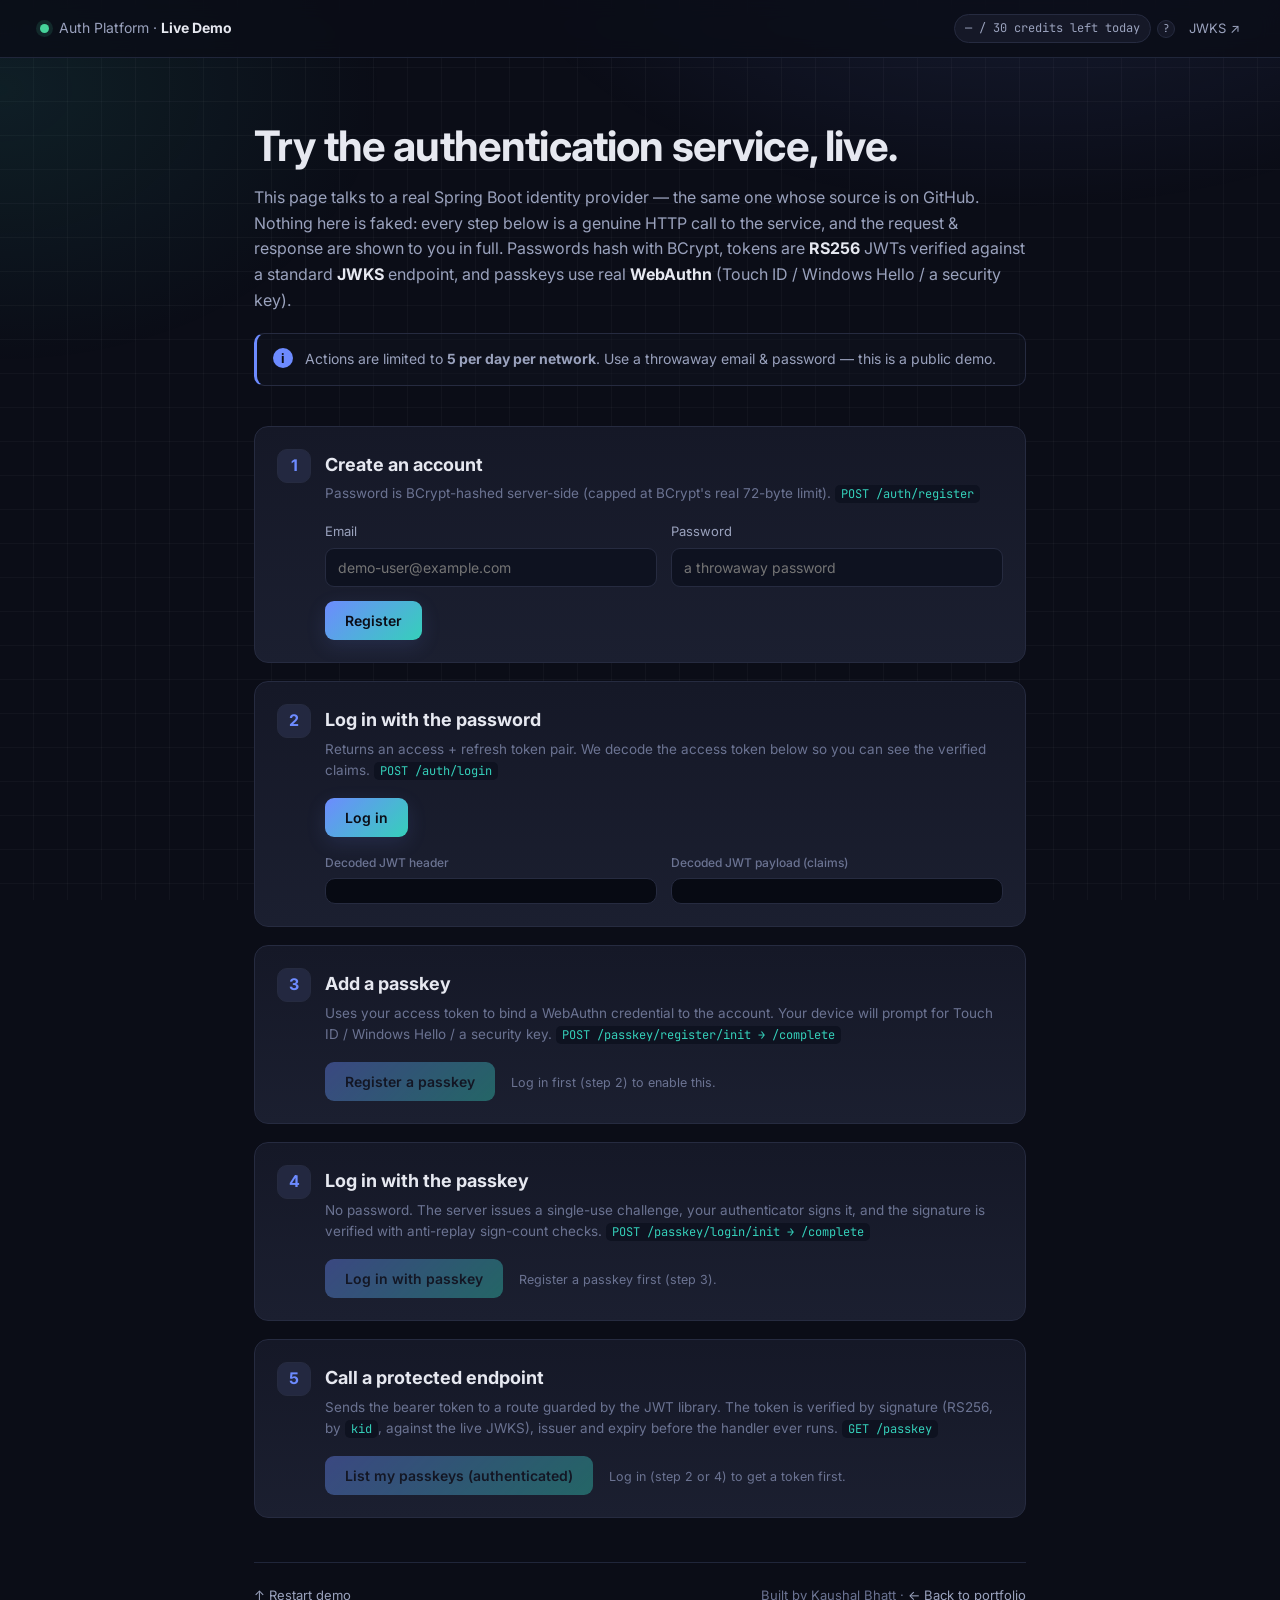
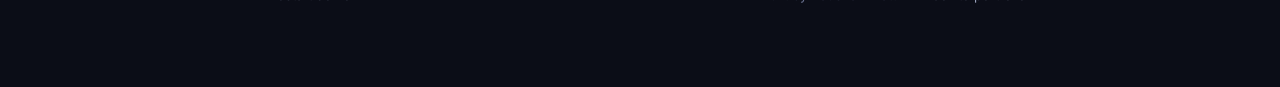
<file: auth-service/src/main/resources/static/index.html>
<!DOCTYPE html>
<html lang="en">
<head>
  <meta charset="UTF-8" />
  <meta name="viewport" content="width=device-width, initial-scale=1.0" />
  <title>Live Auth Demo — JWT + Passkeys</title>
  <meta name="description" content="An interactive, live demonstration of a standards-based JWT + WebAuthn passkey authentication service." />
  <!-- Inline SVG favicon. Browsers request /favicon.ico by default; declaring one here stops that
       automatic request (and the 404 it produced) without shipping a binary asset. -->
  <link rel="icon" href="data:image/svg+xml,%3Csvg xmlns='http://www.w3.org/2000/svg' viewBox='0 0 32 32'%3E%3Cpath d='M10 14v-4a6 6 0 0 1 12 0v4' fill='none' stroke='%2335d0ba' stroke-width='3'/%3E%3Crect x='6' y='13' width='20' height='14' rx='3' fill='%236d8bff'/%3E%3Ccircle cx='16' cy='20' r='2.6' fill='%230b0d17'/%3E%3C/svg%3E" />
  <link rel="preconnect" href="https://fonts.googleapis.com" />
  <link rel="preconnect" href="https://fonts.gstatic.com" crossorigin />
  <link href="https://fonts.googleapis.com/css2?family=Inter:wght@400;500;600;700&family=JetBrains+Mono:wght@400;500&display=swap" rel="stylesheet" />
  <link rel="stylesheet" href="demo.css" />
</head>
<body>
  <div class="bg-grid" aria-hidden="true"></div>

  <header class="topbar">
    <div class="brand">
      <span class="brand-dot"></span>
      <span>Auth Platform · <strong>Live Demo</strong></span>
    </div>
    <div class="topbar-right">
      <span class="ratelimit-wrap">
        <span id="ratelimit-badge" class="pill pill-muted">— / 30 credits left today</span>
        <button type="button" class="info-dot" id="ratelimit-info" aria-label="What are credits?" aria-describedby="ratelimit-tip">?</button>
        <span class="ratelimit-tip" id="ratelimit-tip" role="tooltip">
          <strong>Credits</strong> are this demo’s daily allowance. Every state-changing call to the
          service spends one — registering, logging in, and the init and complete steps of each
          passkey ceremony.
          <br><br>
          A full run, from registering to a passkey login, costs <strong>6 credits</strong>. Your
          network gets <strong>30 per day</strong>, which is five complete runs.
          <br><br>
          The counter resets 24 hours after your first action.
        </span>
      </span>
      <a class="ghost-link" href="/.well-known/jwks.json" target="_blank" rel="noopener">JWKS ↗</a>
    </div>
  </header>

  <main class="wrap">
    <section class="intro">
      <h1>Try the authentication service, live.</h1>
      <p class="lede">
        This page talks to a real Spring Boot identity provider — the same one whose source is on
        GitHub. Nothing here is faked: every step below is a genuine HTTP call to the service, and
        the request &amp; response are shown to you in full. Passwords hash with BCrypt, tokens are
        <strong>RS256</strong> JWTs verified against a standard <strong>JWKS</strong> endpoint, and
        passkeys use real <strong>WebAuthn</strong> (Touch ID / Windows Hello / a security key).
      </p>
      <div class="callout" id="global-note">
        <span class="callout-ico">i</span>
        <span>
          Actions are limited to <strong>5 per day per network</strong>. Use a throwaway
          email &amp; password — this is a public demo.
        </span>
      </div>
    </section>

    <ol class="steps">
      <!-- STEP 1 — Register -->
      <li class="step" data-step="1">
        <div class="step-head">
          <span class="step-num">1</span>
          <div>
            <h2>Create an account</h2>
            <p>Password is BCrypt-hashed server-side (capped at BCrypt's real 72-byte limit).
              <code>POST /auth/register</code></p>
          </div>
        </div>
        <div class="step-body">
          <div class="form-row">
            <label>Email
              <input type="email" id="email" placeholder="demo-user@example.com" autocomplete="off" />
            </label>
            <label>Password
              <input type="password" id="password" placeholder="a throwaway password" autocomplete="off" />
            </label>
          </div>
          <button class="btn" id="btn-register">Register</button>
          <div class="io" id="io-register" hidden></div>
        </div>
      </li>

      <!-- STEP 2 — Password login -->
      <li class="step" data-step="2">
        <div class="step-head">
          <span class="step-num">2</span>
          <div>
            <h2>Log in with the password</h2>
            <p>Returns an access + refresh token pair. We decode the access token below so you can
              see the verified claims. <code>POST /auth/login</code></p>
          </div>
        </div>
        <div class="step-body">
          <button class="btn" id="btn-login">Log in</button>
          <div class="io" id="io-login" hidden></div>
          <div class="token-view" id="token-view" hidden>
            <div class="token-col">
              <h4>Decoded JWT header</h4>
              <pre class="jwt" id="jwt-header"></pre>
            </div>
            <div class="token-col">
              <h4>Decoded JWT payload (claims)</h4>
              <pre class="jwt" id="jwt-payload"></pre>
            </div>
          </div>
        </div>
      </li>

      <!-- STEP 3 — Register passkey -->
      <li class="step" data-step="3">
        <div class="step-head">
          <span class="step-num">3</span>
          <div>
            <h2>Add a passkey</h2>
            <p>Uses your access token to bind a WebAuthn credential to the account. Your device will
              prompt for Touch ID / Windows Hello / a security key.
              <code>POST /passkey/register/init → /complete</code></p>
          </div>
        </div>
        <div class="step-body">
          <button class="btn" id="btn-passkey-register" disabled>Register a passkey</button>
          <span class="hint" id="hint-passkey-register">Log in first (step 2) to enable this.</span>
          <div class="io" id="io-passkey-register" hidden></div>
        </div>
      </li>

      <!-- STEP 4 — Passkey login -->
      <li class="step" data-step="4">
        <div class="step-head">
          <span class="step-num">4</span>
          <div>
            <h2>Log in with the passkey</h2>
            <p>No password. The server issues a single-use challenge, your authenticator signs it,
              and the signature is verified with anti-replay sign-count checks.
              <code>POST /passkey/login/init → /complete</code></p>
          </div>
        </div>
        <div class="step-body">
          <button class="btn" id="btn-passkey-login" disabled>Log in with passkey</button>
          <span class="hint" id="hint-passkey-login">Register a passkey first (step 3).</span>
          <div class="io" id="io-passkey-login" hidden></div>
        </div>
      </li>

      <!-- STEP 5 — Protected call -->
      <li class="step" data-step="5">
        <div class="step-head">
          <span class="step-num">5</span>
          <div>
            <h2>Call a protected endpoint</h2>
            <p>Sends the bearer token to a route guarded by the JWT library. The token is verified by
              signature (RS256, by <code>kid</code>, against the live JWKS), issuer and expiry before
              the handler ever runs. <code>GET /passkey</code></p>
          </div>
        </div>
        <div class="step-body">
          <button class="btn" id="btn-protected" disabled>List my passkeys (authenticated)</button>
          <span class="hint" id="hint-protected">Log in (step 2 or 4) to get a token first.</span>
          <div class="io" id="io-protected" hidden></div>
        </div>
      </li>
    </ol>

    <footer class="foot">
      <a href="/" class="ghost-link">↑ Restart demo</a>
      <span>Built by Kaushal Bhatt · <a class="ghost-link" id="back-to-portfolio" href="#">← Back to portfolio</a></span>
    </footer>
  </main>

  <script src="demo.js"></script>
</body>
</html>
</file>
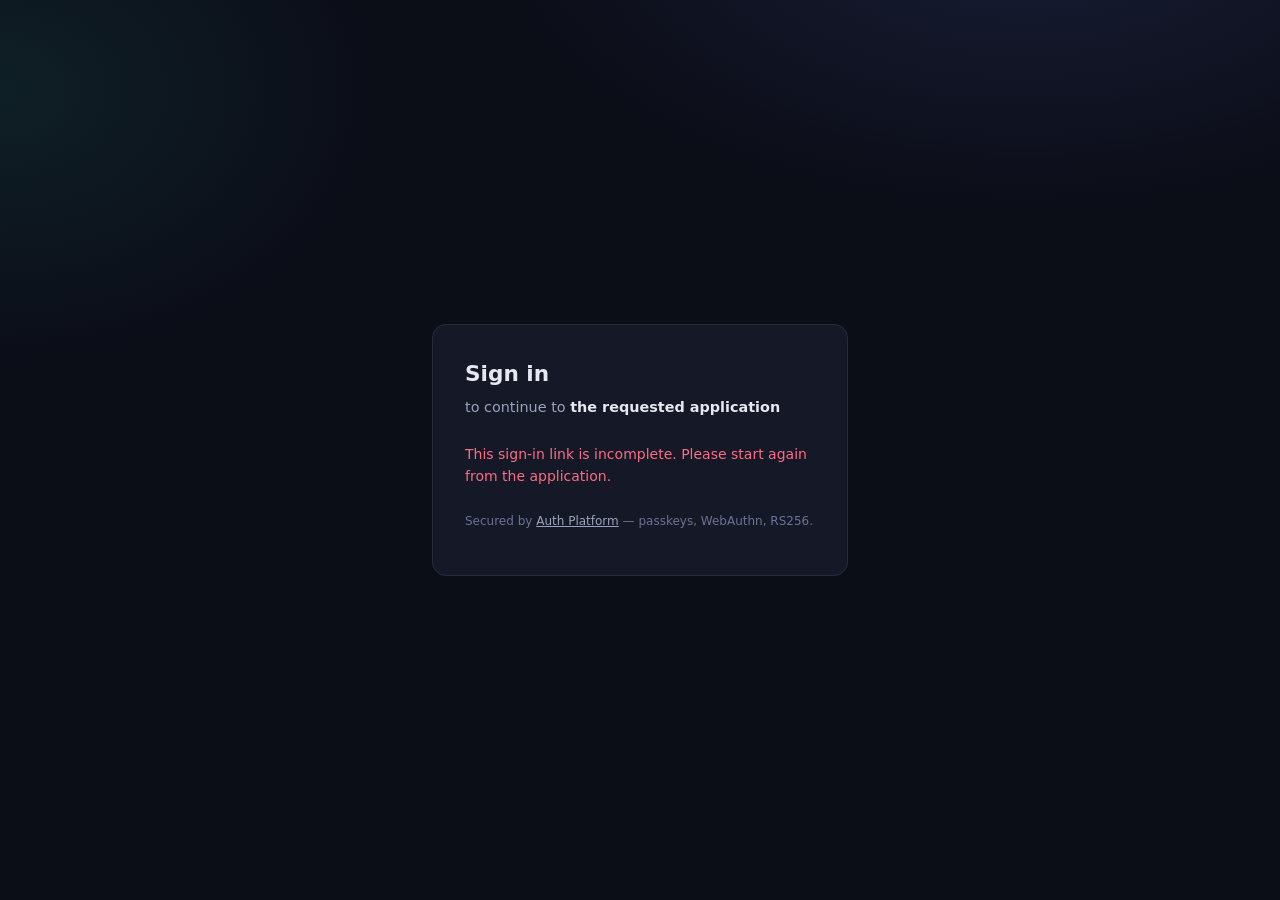
<file: auth-service/src/main/resources/static/sso.html>
<!doctype html>
<html lang="en">
<head>
<meta charset="utf-8">
<meta name="viewport" content="width=device-width, initial-scale=1">
<title>Sign in — Auth Platform</title>
<!--
  The sign-in page for the SSO redirect flow (see SsoController).

  Deliberately standalone rather than part of the demo page: this is a real login, not a
  walkthrough, and it should not invite anyone to click through registration steps on the way.
  It is served by the controller only after the client and redirect URI have been checked, so
  by the time this renders the destination is known to be registered.

  The access token this page obtains never leaves the origin. It lives in a variable long
  enough to prove who is asking for a code, and what crosses to the other site is the code.
-->
<style>
  :root {
    --bg: #0b0d17; --panel: #151827; --border: #262b40;
    --text: #e6e8f0; --text-dim: #9aa2bd; --text-faint: #6b7392;
    --accent: #6d8bff; --danger: #ff6b81; --ok: #46d39a;
  }
  * { box-sizing: border-box; }
  body {
    margin: 0; min-height: 100vh; display: grid; place-items: center; padding: 1.5rem;
    font-family: 'Inter', system-ui, -apple-system, sans-serif;
    background: var(--bg); color: var(--text); line-height: 1.6;
    background-image:
      radial-gradient(900px 500px at 80% -10%, #6d8bff22, transparent 60%),
      radial-gradient(700px 500px at 0% 10%, #35d0ba18, transparent 55%);
  }
  .card {
    width: 100%; max-width: 26rem; background: var(--panel);
    border: 1px solid var(--border); border-radius: 14px; padding: 2rem;
  }
  h1 { margin: 0 0 .25rem; font-size: 1.35rem; }
  .sub { margin: 0 0 1.5rem; color: var(--text-dim); font-size: .9rem; }
  .dest { color: var(--text); font-weight: 600; }
  label { display: block; font-size: .8rem; color: var(--text-dim); margin-bottom: .35rem; }
  input {
    width: 100%; padding: .65rem .75rem; margin-bottom: 1rem;
    background: #0f1220; color: var(--text);
    border: 1px solid var(--border); border-radius: 8px; font-size: .95rem;
  }
  input:focus { outline: 2px solid var(--accent); outline-offset: 1px; }
  button {
    width: 100%; padding: .7rem 1rem; border-radius: 8px; border: 1px solid transparent;
    font-size: .95rem; font-weight: 600; cursor: pointer;
  }
  button[disabled] { opacity: .55; cursor: default; }
  .primary { background: var(--accent); color: #0b0d17; }
  .secondary {
    background: transparent; color: var(--text-dim);
    border-color: var(--border); margin-top: .6rem; font-weight: 500;
  }
  .divider {
    display: flex; align-items: center; gap: .75rem;
    color: var(--text-faint); font-size: .75rem; margin: 1.1rem 0 .9rem;
  }
  .divider::before, .divider::after {
    content: ""; flex: 1; height: 1px; background: var(--border);
  }
  #pw-block { display: none; }
  .msg { margin-top: 1rem; font-size: .875rem; min-height: 1.2rem; }
  .msg.err { color: var(--danger); }
  .msg.ok  { color: var(--ok); }
  .foot { margin-top: 1.5rem; font-size: .75rem; color: var(--text-faint); }
  .foot a { color: var(--text-dim); }
</style>
</head>
<body>
<main class="card">
  <h1>Sign in</h1>
  <p class="sub">to continue to <span class="dest" id="dest">the requested application</span></p>

  <form id="form" autocomplete="on">
    <label for="email">Email</label>
    <input id="email" type="email" name="email" autocomplete="username webauthn" required
           placeholder="you@example.com">

    <button type="submit" class="primary" id="btn-passkey">Continue with passkey</button>

    <div class="divider">or</div>

    <button type="button" class="secondary" id="btn-show-pw">Use a password instead</button>

    <div id="pw-block">
      <label for="password" style="margin-top:1rem">Password</label>
      <input id="password" type="password" name="password" autocomplete="current-password">
      <button type="button" class="primary" id="btn-password">Sign in with password</button>
    </div>
  </form>

  <p class="msg" id="msg" role="status" aria-live="polite"></p>

  <p class="foot">
    Secured by <a href="/">Auth Platform</a> — passkeys, WebAuthn, RS256.
  </p>
</main>

<script>
(function () {
  "use strict";

  var params      = new URLSearchParams(location.search);
  var CLIENT_ID   = params.get("client_id");
  var REDIRECT_URI = params.get("redirect_uri");
  var STATE       = params.get("state");

  var msgEl = document.getElementById("msg");

  function say(text, kind) {
    msgEl.textContent = text || "";
    msgEl.className = "msg" + (kind ? " " + kind : "");
  }

  // Shown as a hostname, never as the raw parameter: putting attacker-supplied text straight
  // into the page is how a login screen ends up displaying someone else's message. The server
  // has already confirmed this URI is registered before serving this page.
  try {
    document.getElementById("dest").textContent = new URL(REDIRECT_URI).hostname;
  } catch (e) { /* leave the neutral default */ }

  if (!CLIENT_ID || !REDIRECT_URI || !STATE) {
    say("This sign-in link is incomplete. Please start again from the application.", "err");
    document.getElementById("form").style.display = "none";
    return;
  }

  // ---- base64url helpers (WebAuthn buffers <-> the service's base64url-no-pad wire format) ----
  function b64urlToBytes(b64url) {
    var b64 = b64url.replace(/-/g, "+").replace(/_/g, "/");
    while (b64.length % 4) b64 += "=";
    var bin = atob(b64);
    var bytes = new Uint8Array(bin.length);
    for (var i = 0; i < bin.length; i++) bytes[i] = bin.charCodeAt(i);
    return bytes;
  }
  function bytesToB64url(buffer) {
    var bytes = new Uint8Array(buffer);
    var bin = "";
    for (var i = 0; i < bytes.length; i++) bin += String.fromCharCode(bytes[i]);
    return btoa(bin).replace(/\+/g, "-").replace(/\//g, "_").replace(/=+$/, "");
  }

  async function api(path, body, token) {
    var headers = { "Content-Type": "application/json" };
    if (token) headers["Authorization"] = "Bearer " + token;
    var res = await fetch(path, { method: "POST", headers: headers, body: JSON.stringify(body) });
    var data = null;
    try { data = await res.json(); } catch (e) { /* empty or non-JSON body */ }
    return { ok: res.ok, status: res.status, data: data };
  }

  function messageFrom(result, fallback) {
    return (result.data && result.data.message) ? result.data.message : fallback;
  }

  /**
   * The last step, shared by both sign-in methods: trade the access token for a one-time code
   * and leave. If this fails the user is still authenticated here but cannot proceed, so the
   * reason has to be shown rather than swallowed — the most likely one is that the account
   * simply is not permitted to use this application.
   */
  async function finish(accessToken) {
    say("Signed in. Redirecting…", "ok");
    var result = await api("/sso/code", {
      client_id: CLIENT_ID,
      redirect_uri: REDIRECT_URI,
      state: STATE
    }, accessToken);

    if (!result.ok || !result.data || !result.data.redirect_url) {
      say(messageFrom(result, "Could not complete sign-in."), "err");
      return;
    }
    location.replace(result.data.redirect_url);
  }

  function busy(button, on, label) {
    button.disabled = on;
    if (on) { button.dataset.label = button.textContent; button.textContent = label; }
    else if (button.dataset.label) { button.textContent = button.dataset.label; }
  }

  // ---- passkey ----
  document.getElementById("form").addEventListener("submit", async function (event) {
    event.preventDefault();
    var button = document.getElementById("btn-passkey");
    var email = document.getElementById("email").value.trim();
    if (!email) { say("Enter your email first.", "err"); return; }

    busy(button, true, "Waiting for your passkey…");
    say("");
    try {
      var init = await api("/passkey/login/init", { email: email }, null);
      if (!init.ok) { say(messageFrom(init, "Could not start passkey sign-in."), "err"); return; }

      var opt = init.data;
      var assertion;
      try {
        assertion = await navigator.credentials.get({
          publicKey: {
            challenge: b64urlToBytes(opt.challenge),
            rpId: opt.rpId,
            allowCredentials: (opt.allowCredentialIds || []).map(function (id) {
              return { type: "public-key", id: b64urlToBytes(id) };
            }),
            timeout: opt.timeoutMillis,
            // Must match what the server's AuthenticationParameters require. Asking for less
            // here produces an assertion the server then rejects, which reads to the user as a
            // broken login rather than a mismatch.
            userVerification: "required"
          }
        });
      } catch (e) {
        say(e && e.name === "NotAllowedError"
          ? "Passkey prompt was dismissed."
          : "Your browser could not use a passkey here.", "err");
        return;
      }

      var complete = await api("/passkey/login/complete", {
        challenge: opt.challenge,
        credentialId: bytesToB64url(assertion.rawId),
        authenticatorData: bytesToB64url(assertion.response.authenticatorData),
        clientDataJSON: bytesToB64url(assertion.response.clientDataJSON),
        signature: bytesToB64url(assertion.response.signature)
      }, null);

      if (!complete.ok || !complete.data || !complete.data.accessToken) {
        say(messageFrom(complete, "Passkey sign-in failed."), "err");
        return;
      }
      await finish(complete.data.accessToken);
    } finally {
      busy(button, false);
    }
  });

  // ---- password fallback ----
  document.getElementById("btn-show-pw").addEventListener("click", function () {
    document.getElementById("pw-block").style.display = "block";
    this.style.display = "none";
    document.getElementById("password").focus();
  });

  document.getElementById("btn-password").addEventListener("click", async function () {
    var button = this;
    var email = document.getElementById("email").value.trim();
    var password = document.getElementById("password").value;
    if (!email || !password) { say("Enter your email and password.", "err"); return; }

    busy(button, true, "Signing in…");
    say("");
    try {
      var result = await api("/auth/login", { email: email, password: password }, null);
      if (!result.ok || !result.data || !result.data.accessToken) {
        say(messageFrom(result, "Sign-in failed."), "err");
        return;
      }
      await finish(result.data.accessToken);
    } finally {
      busy(button, false);
    }
  });
})();
</script>
</body>
</html>
</file>
<file: auth-service/src/main/resources/static/demo.css>
:root {
  --bg: #0b0d17;
  --bg-soft: #12152370;
  --panel: #151827;
  --panel-2: #1b1f30;
  --border: #262b40;
  --border-soft: #20263a;
  --text: #e6e8f0;
  --text-dim: #9aa2bd;
  --text-faint: #6b7392;
  --accent: #6d8bff;
  --accent-2: #35d0ba;
  --danger: #ff6b81;
  --ok: #46d39a;
  --warn: #ffcc66;
  --mono: 'JetBrains Mono', ui-monospace, SFMono-Regular, Menlo, monospace;
}

* { box-sizing: border-box; }

html { scroll-behavior: smooth; }

body {
  margin: 0;
  font-family: 'Inter', system-ui, -apple-system, sans-serif;
  background: var(--bg);
  color: var(--text);
  line-height: 1.6;
  -webkit-font-smoothing: antialiased;
}

.bg-grid {
  position: fixed;
  inset: 0;
  z-index: 0;
  background:
    radial-gradient(900px 500px at 80% -10%, #6d8bff22, transparent 60%),
    radial-gradient(700px 500px at 0% 10%, #35d0ba18, transparent 55%),
    linear-gradient(transparent 0 97%, #ffffff08 97%) 0 0 / 100% 34px,
    linear-gradient(90deg, transparent 0 97%, #ffffff08 97%) 0 0 / 34px 100%;
  pointer-events: none;
}

/* Topbar */
.topbar {
  position: sticky;
  top: 0;
  z-index: 10;
  display: flex;
  align-items: center;
  justify-content: space-between;
  padding: 14px clamp(16px, 4vw, 40px);
  background: #0b0d17cc;
  backdrop-filter: blur(10px);
  border-bottom: 1px solid var(--border-soft);
}
.brand { display: flex; align-items: center; gap: 10px; font-size: 14px; color: var(--text-dim); }
.brand strong { color: var(--text); }
.brand-dot {
  width: 9px; height: 9px; border-radius: 50%;
  background: var(--ok);
  box-shadow: 0 0 0 4px #46d39a22;
  animation: pulse 2.4s infinite;
}
@keyframes pulse { 0%,100% { opacity: 1; } 50% { opacity: .45; } }
.topbar-right { display: flex; align-items: center; gap: 14px; }

.pill {
  font-family: var(--mono);
  font-size: 12px;
  padding: 4px 10px;
  border-radius: 999px;
  border: 1px solid var(--border);
}
.pill-muted { color: var(--text-dim); background: var(--panel); }
.pill-warn { color: #ffd08a; border-color: #6a5320; background: #241d0d; }
.pill-danger { color: var(--danger); border-color: #5a2330; background: #250f16; }

/* The credits badge and its explainer. The badge alone says a number; the dot says what the
   number buys, because "30 left" means nothing until you know a full run costs six. */
.ratelimit-wrap { position: relative; display: inline-flex; align-items: center; gap: 6px; }

.info-dot {
  width: 18px; height: 18px; padding: 0;
  display: inline-flex; align-items: center; justify-content: center;
  border-radius: 50%;
  border: 1px solid var(--border);
  background: var(--panel);
  color: var(--text-dim);
  font-family: var(--mono);
  font-size: 11px; line-height: 1;
  cursor: help;
  transition: color .15s, border-color .15s;
}
.info-dot:hover, .info-dot:focus-visible { color: var(--accent-2); border-color: var(--accent-2); outline: none; }

/* Kept in the accessibility tree (opacity, not visibility) so aria-describedby can announce it
   on keyboard focus rather than only on hover. */
.ratelimit-tip {
  position: absolute;
  top: calc(100% + 8px); right: 0;
  z-index: 30;
  width: 300px; max-width: calc(100vw - 32px);
  padding: 11px 13px;
  border-radius: 10px;
  border: 1px solid var(--border);
  background: var(--panel-2);
  color: var(--text-dim);
  font-size: 12px; line-height: 1.55;
  text-align: left;
  box-shadow: 0 12px 32px #00000077;
  opacity: 0; pointer-events: none;
  transform: translateY(-4px);
  transition: opacity .15s, transform .15s;
}
.ratelimit-tip strong { color: var(--text); }
.info-dot:hover + .ratelimit-tip,
.info-dot:focus + .ratelimit-tip,
.info-dot:focus-visible + .ratelimit-tip,
.ratelimit-tip:hover { opacity: 1; pointer-events: auto; transform: translateY(0); }

@media (prefers-reduced-motion: reduce) { .ratelimit-tip { transition: none; } }

.ghost-link {
  color: var(--text-dim);
  text-decoration: none;
  font-size: 13px;
  border-bottom: 1px dashed transparent;
  transition: color .15s, border-color .15s;
}
.ghost-link:hover { color: var(--accent-2); border-bottom-color: var(--accent-2); }

/* Layout */
.wrap {
  position: relative;
  z-index: 1;
  max-width: 820px;
  margin: 0 auto;
  padding: clamp(28px, 6vw, 64px) clamp(16px, 4vw, 24px) 80px;
}

.intro h1 {
  font-size: clamp(28px, 5vw, 42px);
  line-height: 1.12;
  margin: 0 0 16px;
  letter-spacing: -0.02em;
}
.lede { color: var(--text-dim); font-size: 16px; margin: 0 0 20px; }
.lede strong { color: var(--text); }

.callout {
  display: flex;
  gap: 12px;
  align-items: flex-start;
  background: var(--bg-soft);
  border: 1px solid var(--border);
  border-left: 3px solid var(--accent);
  border-radius: 10px;
  padding: 14px 16px;
  font-size: 14px;
  color: var(--text-dim);
}
.callout-ico {
  flex: none;
  width: 20px; height: 20px;
  border-radius: 50%;
  background: var(--accent);
  color: #0b0d17;
  font-weight: 700;
  font-size: 13px;
  display: grid; place-items: center;
  font-style: normal;
}

/* Steps */
.steps { list-style: none; padding: 0; margin: 40px 0 0; counter-reset: none; }
.step {
  position: relative;
  background: linear-gradient(180deg, var(--panel), var(--panel-2));
  border: 1px solid var(--border);
  border-radius: 14px;
  padding: 22px;
  margin-bottom: 18px;
  transition: border-color .2s, transform .2s;
}
.step[data-active="true"] { border-color: #3a4266; }
.step[data-done="true"] { border-color: #2a6b57; }
.step-head { display: flex; gap: 14px; align-items: flex-start; }
.step-num {
  flex: none;
  width: 34px; height: 34px;
  border-radius: 10px;
  display: grid; place-items: center;
  font-weight: 700;
  background: #232840;
  color: var(--accent);
  border: 1px solid var(--border);
  transition: all .2s;
}
.step[data-done="true"] .step-num { background: #12352b; color: var(--ok); border-color: #2a6b57; }
.step-head h2 { margin: 2px 0 4px; font-size: 18px; }
.step-head p { margin: 0; color: var(--text-faint); font-size: 13.5px; }
.step-head code {
  font-family: var(--mono);
  font-size: 12px;
  color: var(--accent-2);
  background: #0e1220;
  padding: 1px 6px;
  border-radius: 5px;
  white-space: nowrap;
}
.step-body { margin-top: 16px; padding-left: 48px; }
@media (max-width: 560px) { .step-body { padding-left: 0; } }

.form-row { display: flex; gap: 14px; flex-wrap: wrap; margin-bottom: 14px; }
.form-row label { flex: 1 1 200px; display: flex; flex-direction: column; gap: 6px; font-size: 13px; color: var(--text-dim); }
input {
  font-family: inherit;
  font-size: 14px;
  padding: 10px 12px;
  border-radius: 9px;
  border: 1px solid var(--border);
  background: #0e1220;
  color: var(--text);
  transition: border-color .15s;
}
input:focus { outline: none; border-color: var(--accent); }

.btn {
  font-family: inherit;
  font-size: 14px;
  font-weight: 600;
  color: #0b0d17;
  background: linear-gradient(135deg, var(--accent), var(--accent-2));
  border: none;
  padding: 11px 20px;
  border-radius: 9px;
  cursor: pointer;
  transition: transform .12s, opacity .15s, box-shadow .2s;
  box-shadow: 0 6px 20px #6d8bff22;
}
.btn:hover:not(:disabled) { transform: translateY(-1px); box-shadow: 0 8px 26px #6d8bff33; }
.btn:active:not(:disabled) { transform: translateY(0); }
.btn:disabled { opacity: .4; cursor: not-allowed; box-shadow: none; }
.btn.loading { position: relative; color: transparent; }
.btn.loading::after {
  content: ""; position: absolute; inset: 0; margin: auto;
  width: 16px; height: 16px; border-radius: 50%;
  border: 2px solid #0b0d1755; border-top-color: #0b0d17;
  animation: spin .7s linear infinite;
}
@keyframes spin { to { transform: rotate(360deg); } }

.hint { font-size: 12.5px; color: var(--text-faint); margin-left: 12px; }

/* IO panel */
.io {
  margin-top: 16px;
  border: 1px solid var(--border);
  border-radius: 10px;
  overflow: hidden;
  background: #0a0d18;
}
.io-status {
  display: flex; align-items: center; gap: 10px;
  padding: 10px 14px;
  font-family: var(--mono);
  font-size: 13px;
  border-bottom: 1px solid var(--border-soft);
}
.dot { width: 8px; height: 8px; border-radius: 50%; flex: none; }
.dot-ok { background: var(--ok); box-shadow: 0 0 8px var(--ok); }
.dot-err { background: var(--danger); box-shadow: 0 0 8px var(--danger); }
.io-status .method { color: var(--accent-2); }
.io-status .code-ok { color: var(--ok); }
.io-status .code-err { color: var(--danger); }
.io-msg { padding: 10px 14px; font-size: 13.5px; color: var(--text-dim); }
.io-msg.err { color: var(--danger); }
.io-block { border-top: 1px solid var(--border-soft); }
.io-block summary {
  cursor: pointer; padding: 8px 14px; font-size: 12px;
  color: var(--text-faint); font-family: var(--mono);
  user-select: none;
}
.io-block summary:hover { color: var(--text-dim); }
pre {
  margin: 0;
  padding: 12px 14px;
  overflow-x: auto;
  font-family: var(--mono);
  font-size: 12.5px;
  line-height: 1.55;
  color: #cdd3ea;
  background: #070a13;
}

/* Token viewer */
.token-view { display: grid; grid-template-columns: 1fr 1fr; gap: 14px; margin-top: 16px; }
@media (max-width: 560px) { .token-view { grid-template-columns: 1fr; } }
.token-col h4 { margin: 0 0 6px; font-size: 12px; color: var(--text-faint); font-weight: 500; }
pre.jwt { border: 1px solid var(--border); border-radius: 10px; }

.foot {
  display: flex; justify-content: space-between; align-items: center;
  flex-wrap: wrap; gap: 10px;
  margin-top: 44px; padding-top: 22px;
  border-top: 1px solid var(--border-soft);
  color: var(--text-faint); font-size: 13px;
}

.json-key { color: #7fb0ff; }
.json-str { color: #7ee0a8; }
.json-num { color: #f0b366; }
.json-bool { color: #ff9d9d; }
</file>
